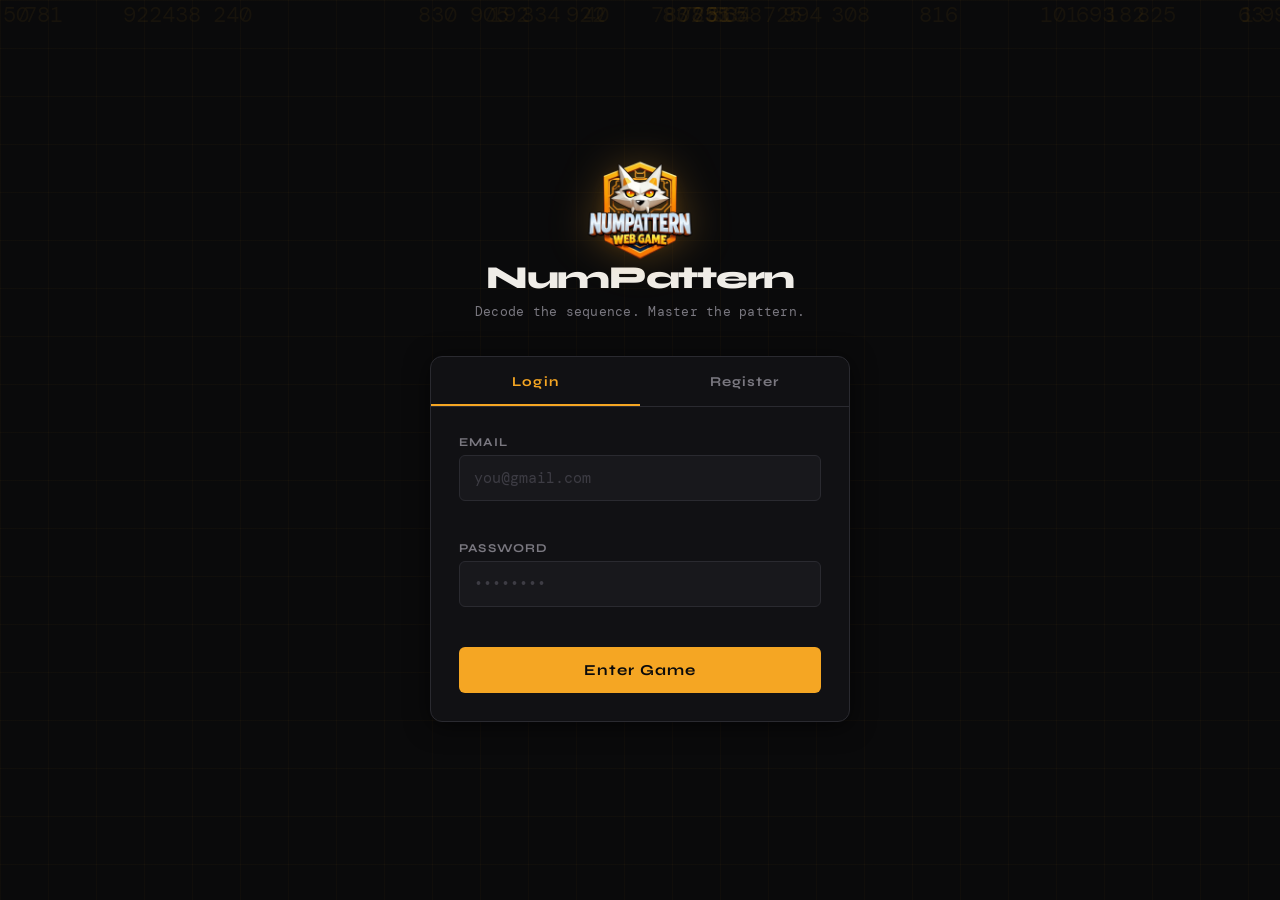
<file: frontend/index.html>
<!DOCTYPE html>
<html lang="en">
<head>
  <meta charset="UTF-8" />
  <meta name="viewport" content="width=device-width, initial-scale=1.0" />
  <title>NumPattern — Login</title>
  <link rel="preconnect" href="https://fonts.googleapis.com">
  <link href="https://fonts.googleapis.com/css2?family=Syne:wght@400;700;800&family=DM+Mono:wght@400;500&display=swap" rel="stylesheet">
  <link rel="stylesheet" href="css/style.css" />
</head>
<body class="auth-page">
  <div class="auth-bg">
    <div class="grid-overlay"></div>
    <div class="floating-numbers" id="floatingNumbers"></div>
  </div>

  <div class="auth-container">
    <div class="auth-brand">
      <div class="brand-logo">
        <img src="images/logo game.png" alt="NumPattern Logo" class="logo-image">
      </div>
      <h1 class="brand-name">NumPattern</h1>
      <p class="brand-tagline">Decode the sequence. Master the pattern.</p>
    </div>

    <div class="auth-card">
      <div class="auth-tabs">
        <button class="tab-btn active" data-tab="login">Login</button>
        <button class="tab-btn" data-tab="register">Register</button>
      </div>

      <!-- LOGIN FORM -->
      <div class="tab-content active" id="tab-login">
        <form id="loginForm" class="auth-form" novalidate>
          <div class="form-group">
            <label>Email</label>
            <input type="email" id="loginEmail" name="email" placeholder="you@gmail.com" required />
            <span class="field-error" id="loginEmailErr"></span>
          </div>
          <div class="form-group">
            <label>Password</label>
            <input type="password" id="loginPassword" name="password" placeholder="••••••••" required />
            <span class="field-error" id="loginPasswordErr"></span>
          </div>
          <div class="form-error" id="loginFormErr"></div>
          <button type="submit" class="btn-primary" id="loginBtn">
            <span class="btn-text">Enter Game</span>
            <span class="btn-loader hidden">▪ ▪ ▪</span>
          </button>
        </form>
      </div>

      <!-- REGISTER FORM -->
      <div class="tab-content" id="tab-register">
        <form id="registerForm" class="auth-form" novalidate>
          <div class="form-group">
            <label>Name</label>
            <input type="text" id="regName" name="name" placeholder="Your name" required />
            <span class="field-error" id="regNameErr"></span>
          </div>
          <div class="form-group">
            <label>Email</label>
            <input type="email" id="regEmail" name="email" placeholder="you@gmail.com" required />
            <span class="field-error" id="regEmailErr"></span>
          </div>
          <div class="form-group">
            <label>Password</label>
            <input type="password" id="regPassword" name="password" placeholder="Min 6 characters" required />
            <span class="field-error" id="regPasswordErr"></span>
          </div>
          <div class="form-group">
            <label>Confirm Password</label>
            <input type="password" id="regPasswordConfirm" name="password_confirmation" placeholder="Repeat password" required />
            <span class="field-error" id="regConfirmErr"></span>
          </div>
          <div class="form-error" id="regFormErr"></div>
          <button type="submit" class="btn-primary" id="registerBtn">
            <span class="btn-text">Create Account</span>
            <span class="btn-loader hidden">▪ ▪ ▪</span>
          </button>
        </form>
      </div>
    </div>
  </div>

  <script type="module" src="js/main.js"></script>
</body>
</html>
</file>
<file: frontend/css/style.css>
/* ============================================
   NUMPATTERN — GLOBAL STYLES
   Font: Syne (display) + DM Mono (code/numbers)
   Theme: Dark industrial with neon amber accent
   ============================================ */

:root {
  --bg: #0a0a0b;
  --surface: #111114;
  --surface-2: #18181c;
  --border: #2a2a30;
  --border-glow: #f5a623;
  --text: #f0ede8;
  --text-muted: #7a7880;
  --text-dim: #3d3c44;
  --accent: #f5a623;
  --accent-2: #ff5f3d;
  --accent-green: #39d98a;
  --accent-blue: #4a9eff;
  --danger: #ff3d3d;
  --font-display: 'Syne', sans-serif;
  --font-mono: 'DM Mono', monospace;
  --radius: 6px;
  --radius-lg: 12px;
  --shadow: 0 4px 24px rgba(0,0,0,0.6);
  --glow: 0 0 20px rgba(245,166,35,0.15);
}

*, *::before, *::after { box-sizing: border-box; margin: 0; padding: 0; }

html { scroll-behavior: smooth; }

body {
  font-family: var(--font-display);
  background: var(--bg);
  color: var(--text);
  min-height: 100vh;
  overflow-x: hidden;
  -webkit-font-smoothing: antialiased;
}

/* ── BACKGROUNDS ─────────────────────────── */
.auth-bg, .menu-bg, .game-bg {
  position: fixed;
  inset: 0;
  z-index: 0;
  pointer-events: none;
}

.grid-overlay {
  position: absolute;
  inset: 0;
  background-image:
    linear-gradient(rgba(245,166,35,0.03) 1px, transparent 1px),
    linear-gradient(90deg, rgba(245,166,35,0.03) 1px, transparent 1px);
  background-size: 48px 48px;
}

.floating-numbers {
  position: absolute;
  inset: 0;
  overflow: hidden;
}

.float-num {
  position: absolute;
  font-family: var(--font-mono);
  color: rgba(245,166,35,0.06);
  font-size: clamp(12px, 2vw, 22px);
  animation: floatUp 12s linear infinite;
  user-select: none;
}

@keyframes floatUp {
  from { transform: translateY(110vh) rotate(-5deg); opacity: 0; }
  10% { opacity: 1; }
  90% { opacity: 1; }
  to { transform: translateY(-10vh) rotate(5deg); opacity: 0; }
}

/* ── SHARED UTILITIES ─────────────────────── */
.hidden { display: none !important; }

.btn-primary {
  display: inline-flex;
  align-items: center;
  justify-content: center;
  gap: 8px;
  background: var(--accent);
  color: #0a0a0b;
  border: none;
  border-radius: var(--radius);
  font-family: var(--font-display);
  font-weight: 700;
  font-size: 0.95rem;
  letter-spacing: 0.06em;
  padding: 14px 28px;
  cursor: pointer;
  transition: all 0.2s;
  width: 100%;
}
.btn-primary:hover { background: #ffc04a; transform: translateY(-1px); }
.btn-primary:active { transform: translateY(0); }

.btn-ghost {
  background: transparent;
  color: var(--text-muted);
  border: 1px solid var(--border);
  border-radius: var(--radius);
  font-family: var(--font-display);
  font-size: 0.85rem;
  padding: 8px 18px;
  cursor: pointer;
  transition: all 0.2s;
}
.btn-ghost:hover { color: var(--text); border-color: var(--text-muted); }

.btn-ghost-sm {
  background: transparent;
  color: var(--text-muted);
  border: 1px solid var(--border);
  border-radius: var(--radius);
  font-family: var(--font-display);
  font-size: 0.8rem;
  padding: 6px 14px;
  cursor: pointer;
  transition: all 0.2s;
}
.btn-ghost-sm:hover { color: var(--text); border-color: var(--text-muted); }

.btn-loader { font-family: var(--font-mono); animation: blink 1s infinite; }
@keyframes blink { 0%,100% { opacity: 1; } 50% { opacity: 0.3; } }

/* ── AUTH PAGE ────────────────────────────── */
.auth-page {
  display: flex;
  align-items: center;
  justify-content: center;
  min-height: 100vh;
  padding: 24px;
}

.auth-container {
  position: relative;
  z-index: 1;
  width: 100%;
  max-width: 420px;
}

.auth-brand {
  text-align: center;
  margin-bottom: 36px;
}

.brand-logo {
  width: 64px;
  height: 64px;
  border: 2px solid var(--accent);
  border-radius: var(--radius);
  display: flex;
  align-items: center;
  justify-content: center;
  font-size: 1.6rem;
  font-weight: 800;
  margin: 0 auto 16px;
  letter-spacing: -2px;
  color: var(--text);
  box-shadow: var(--glow);
}
.brand-logo span { color: var(--accent); }

.brand-name {
  font-size: 2rem;
  font-weight: 800;
  letter-spacing: -0.04em;
}

.brand-tagline {
  font-size: 0.8rem;
  color: var(--text-muted);
  margin-top: 6px;
  font-family: var(--font-mono);
  letter-spacing: 0.02em;
}

.auth-card {
  background: var(--surface);
  border: 1px solid var(--border);
  border-radius: var(--radius-lg);
  overflow: hidden;
  box-shadow: var(--shadow);
}

.auth-tabs {
  display: flex;
  border-bottom: 1px solid var(--border);
}

.tab-btn {
  flex: 1;
  background: none;
  border: none;
  color: var(--text-muted);
  font-family: var(--font-display);
  font-weight: 700;
  font-size: 0.85rem;
  letter-spacing: 0.08em;
  padding: 16px;
  cursor: pointer;
  transition: all 0.2s;
  position: relative;
}
.tab-btn.active {
  color: var(--accent);
}
.tab-btn.active::after {
  content: '';
  position: absolute;
  bottom: 0; left: 0; right: 0;
  height: 2px;
  background: var(--accent);
}

.tab-content {
  display: none;
  padding: 28px;
}
.tab-content.active { display: block; }

.auth-form { display: flex; flex-direction: column; gap: 18px; }

.form-group {
  display: flex;
  flex-direction: column;
  gap: 6px;
}

.form-group label {
  font-size: 0.75rem;
  font-weight: 700;
  letter-spacing: 0.1em;
  color: var(--text-muted);
  text-transform: uppercase;
}

.form-group input {
  background: var(--surface-2);
  border: 1px solid var(--border);
  border-radius: var(--radius);
  color: var(--text);
  font-family: var(--font-mono);
  font-size: 0.95rem;
  padding: 12px 14px;
  transition: border-color 0.2s, box-shadow 0.2s;
  outline: none;
  width: 100%;
}
.form-group input:focus {
  border-color: var(--accent);
  box-shadow: 0 0 0 3px rgba(245,166,35,0.1);
}
.form-group input::placeholder { color: var(--text-dim); }

.field-error {
  font-family: var(--font-mono);
  font-size: 0.72rem;
  color: var(--danger);
  min-height: 16px;
}

.form-error {
  background: rgba(255,61,61,0.08);
  border: 1px solid rgba(255,61,61,0.3);
  border-radius: var(--radius);
  color: var(--danger);
  font-size: 0.8rem;
  font-family: var(--font-mono);
  padding: 10px 14px;
  display: none;
}
.form-error.show { display: block; }

/* ── HEADER ───────────────────────────────── */
.app-header {
  position: relative;
  z-index: 10;
  display: flex;
  align-items: center;
  justify-content: space-between;
  padding: 20px 32px;
  border-bottom: 1px solid var(--border);
}

.brand-small {
  font-size: 1.2rem;
  font-weight: 800;
  letter-spacing: -1px;
}
.brand-small span { color: var(--accent); }

.header-nav {
  display: flex;
  align-items: center;
  gap: 16px;
}

.user-greeting {
  font-size: 0.85rem;
  color: var(--text-muted);
}
.user-greeting strong { color: var(--text); }

/* ── MENU PAGE ────────────────────────────── */
.menu-page { display: flex; flex-direction: column; min-height: 100vh; }

.menu-main {
  position: relative;
  z-index: 1;
  max-width: 760px;
  margin: 0 auto;
  padding: 48px 24px 80px;
  display: flex;
  flex-direction: column;
  gap: 40px;
}

.menu-hero { text-align: center; }

.hero-label {
  font-family: var(--font-mono);
  font-size: 0.7rem;
  letter-spacing: 0.2em;
  color: var(--accent);
  margin-bottom: 16px;
}

.hero-title {
  font-size: clamp(3rem, 10vw, 5.5rem);
  font-weight: 800;
  line-height: 0.92;
  letter-spacing: -0.04em;
}
.hero-title em {
  font-style: normal;
  color: var(--accent);
}

.hero-sub {
  font-size: 0.95rem;
  color: var(--text-muted);
  max-width: 440px;
  margin: 20px auto 0;
  line-height: 1.65;
}

/* Stats strip */
.stats-strip {
  display: flex;
  align-items: center;
  justify-content: center;
  gap: 24px;
  background: var(--surface);
  border: 1px solid var(--border);
  border-radius: var(--radius-lg);
  padding: 20px 32px;
}

.stat-item {
  display: flex;
  flex-direction: column;
  align-items: center;
  gap: 4px;
}

.stat-val {
  font-family: var(--font-mono);
  font-size: 1.6rem;
  font-weight: 500;
  color: var(--accent);
}

.stat-lbl {
  font-size: 0.65rem;
  font-weight: 700;
  letter-spacing: 0.12em;
  text-transform: uppercase;
  color: var(--text-muted);
}

.stat-sep {
  color: var(--border);
  font-size: 1.2rem;
}

/* Difficulty */
.difficulty-panel {}

.panel-label {
  font-family: var(--font-mono);
  font-size: 0.7rem;
  letter-spacing: 0.18em;
  color: var(--text-muted);
  margin-bottom: 12px;
}

.diff-options {
  display: grid;
  grid-template-columns: repeat(3, 1fr);
  gap: 12px;
}

.diff-btn {
  display: flex;
  flex-direction: column;
  align-items: flex-start;
  gap: 6px;
  background: var(--surface);
  border: 1px solid var(--border);
  border-radius: var(--radius-lg);
  padding: 18px 16px;
  cursor: pointer;
  transition: all 0.2s;
  text-align: left;
  color: var(--text);
}
.diff-btn:hover {
  border-color: var(--text-muted);
  transform: translateY(-2px);
}
.diff-btn.active {
  border-color: var(--accent);
  background: rgba(245,166,35,0.05);
  box-shadow: var(--glow);
}

.diff-icon {
  font-size: 1.2rem;
  color: var(--accent);
}
.diff-name {
  font-weight: 700;
  font-size: 0.95rem;
}
.diff-desc {
  font-size: 0.72rem;
  color: var(--text-muted);
  font-family: var(--font-mono);
  line-height: 1.4;
}

/* Start button */
.btn-giant {
  display: flex;
  align-items: center;
  justify-content: center;
  gap: 16px;
  background: var(--accent);
  color: #0a0a0b;
  border: none;
  border-radius: var(--radius-lg);
  font-family: var(--font-display);
  font-weight: 800;
  font-size: 1.3rem;
  letter-spacing: 0.12em;
  padding: 22px;
  cursor: pointer;
  transition: all 0.25s;
  position: relative;
  overflow: hidden;
}
.btn-giant::before {
  content: '';
  position: absolute;
  inset: 0;
  background: linear-gradient(135deg, transparent 40%, rgba(255,255,255,0.1));
}
.btn-giant:hover {
  background: #ffc04a;
  transform: translateY(-3px);
  box-shadow: 0 12px 40px rgba(245,166,35,0.3);
}

.btn-arrow {
  font-size: 1.5rem;
  transition: transform 0.2s;
}
.btn-giant:hover .btn-arrow { transform: translateX(4px); }

/* Leaderboard */
.leaderboard-card {
  background: var(--surface);
  border: 1px solid var(--border);
  border-radius: var(--radius-lg);
  overflow: hidden;
}

.lb-header {
  display: flex;
  align-items: center;
  justify-content: space-between;
  padding: 16px 20px;
  border-bottom: 1px solid var(--border);
  font-weight: 700;
  font-size: 0.85rem;
  letter-spacing: 0.06em;
}

.lb-filter {
  display: flex;
  gap: 4px;
}
.lb-tab {
  background: none;
  border: 1px solid transparent;
  border-radius: 4px;
  color: var(--text-muted);
  font-family: var(--font-display);
  font-size: 0.72rem;
  font-weight: 700;
  letter-spacing: 0.06em;
  padding: 4px 10px;
  cursor: pointer;
  transition: all 0.15s;
}
.lb-tab:hover { color: var(--text); }
.lb-tab.active {
  background: rgba(245,166,35,0.1);
  border-color: var(--accent);
  color: var(--accent);
}

.lb-body { padding: 8px 0; min-height: 120px; }

.lb-row {
  display: grid;
  grid-template-columns: 36px 1fr auto auto;
  align-items: center;
  gap: 12px;
  padding: 10px 20px;
  transition: background 0.15s;
}
.lb-row:hover { background: var(--surface-2); }

.lb-rank {
  font-family: var(--font-mono);
  font-size: 0.8rem;
  color: var(--text-muted);
  font-weight: 500;
}
.lb-rank.gold { color: #ffd700; }
.lb-rank.silver { color: #c0c0c0; }
.lb-rank.bronze { color: #cd7f32; }

.lb-name {
  font-weight: 700;
  font-size: 0.9rem;
  white-space: nowrap;
  overflow: hidden;
  text-overflow: ellipsis;
}

.lb-diff-badge {
  font-family: var(--font-mono);
  font-size: 0.65rem;
  font-weight: 500;
  letter-spacing: 0.1em;
  padding: 2px 8px;
  border-radius: 100px;
  text-transform: uppercase;
}
.lb-diff-badge.easy { background: rgba(57,217,138,0.1); color: var(--accent-green); }
.lb-diff-badge.medium { background: rgba(74,158,255,0.1); color: var(--accent-blue); }
.lb-diff-badge.hard { background: rgba(255,95,61,0.1); color: var(--accent-2); }

.lb-score {
  font-family: var(--font-mono);
  font-size: 0.95rem;
  font-weight: 500;
  color: var(--accent);
  text-align: right;
}

.lb-loading, .lb-empty {
  padding: 32px;
  text-align: center;
  color: var(--text-muted);
  font-size: 0.85rem;
  font-family: var(--font-mono);
}

/* ── GAME PAGE ────────────────────────────── */
.game-page {
  display: flex;
  flex-direction: column;
  min-height: 100vh;
}

/* HUD */
.game-hud {
  position: relative;
  z-index: 10;
  display: grid;
  grid-template-columns: 1fr auto 1fr;
  align-items: center;
  padding: 16px 24px;
  border-bottom: 1px solid var(--border);
}

.hud-center { display: flex; justify-content: center; }
.hud-right { display: flex; justify-content: flex-end; }

/* Timer ring */
.timer-wrap {
  position: relative;
  width: 60px;
  height: 60px;
  display: flex;
  align-items: center;
  justify-content: center;
}

.timer-ring { position: absolute; inset: 0; transform: rotate(-90deg); }

.ring-bg {
  fill: none;
  stroke: var(--surface-2);
  stroke-width: 4;
}

.ring-progress {
  fill: none;
  stroke: var(--accent);
  stroke-width: 4;
  stroke-linecap: round;
  stroke-dasharray: 163.4; /* 2π × 26 */
  stroke-dashoffset: 0;
  transition: stroke-dashoffset 1s linear, stroke 0.5s;
}
.ring-progress.warning { stroke: var(--accent-2); }
.ring-progress.critical { stroke: var(--danger); }

.timer-val {
  font-family: var(--font-mono);
  font-size: 1.1rem;
  font-weight: 500;
  position: relative;
  z-index: 1;
}
.timer-val.warning { color: var(--accent-2); }
.timer-val.critical { color: var(--danger); animation: pulse 0.5s infinite; }

@keyframes pulse { 0%,100% { opacity: 1; } 50% { opacity: 0.5; } }

.hud-stat {
  display: flex;
  flex-direction: column;
  align-items: flex-end;
  gap: 2px;
}

.hs-val {
  font-family: var(--font-mono);
  font-size: 1.6rem;
  font-weight: 500;
  color: var(--accent);
  transition: all 0.3s;
}

.hs-lbl {
  font-size: 0.6rem;
  font-weight: 700;
  letter-spacing: 0.15em;
  color: var(--text-muted);
  text-transform: uppercase;
}

/* Lives */
.lives-bar {
  position: relative;
  z-index: 10;
  display: flex;
  align-items: center;
  justify-content: center;
  gap: 12px;
  padding: 12px;
}

.live-heart {
  font-size: 1.5rem;
  color: var(--danger);
  transition: all 0.3s;
  animation: heartPop 0.4s ease;
}
.live-heart.lost {
  color: var(--text-dim);
  transform: scale(0.7);
}

@keyframes heartPop {
  0% { transform: scale(0); }
  60% { transform: scale(1.2); }
  100% { transform: scale(1); }
}

.diff-badge {
  font-family: var(--font-mono);
  font-size: 0.65rem;
  font-weight: 500;
  letter-spacing: 0.12em;
  padding: 3px 10px;
  border-radius: 100px;
  border: 1px solid;
  text-transform: uppercase;
  margin-left: 8px;
}
.diff-badge.easy { border-color: var(--accent-green); color: var(--accent-green); }
.diff-badge.medium { border-color: var(--accent-blue); color: var(--accent-blue); }
.diff-badge.hard { border-color: var(--accent-2); color: var(--accent-2); }

/* Game area */
.game-area {
  position: relative;
  z-index: 1;
  flex: 1;
  display: flex;
  flex-direction: column;
  align-items: center;
  justify-content: center;
  gap: 32px;
  padding: 24px;
}

.pattern-display {
  width: 100%;
  max-width: 700px;
  background: var(--surface);
  border: 1px solid var(--border);
  border-radius: var(--radius-lg);
  padding: 40px 32px;
  text-align: center;
  min-height: 180px;
  display: flex;
  align-items: center;
  justify-content: center;
  flex-direction: column;
  transition: border-color 0.3s;
}
.pattern-display.correct { border-color: var(--accent-green); box-shadow: 0 0 20px rgba(57,217,138,0.1); }
.pattern-display.wrong { border-color: var(--danger); box-shadow: 0 0 20px rgba(255,61,61,0.1); }

.pattern-loading {
  font-family: var(--font-mono);
  color: var(--text-muted);
  font-size: 0.85rem;
}

.loading-dots::after {
  content: '';
  animation: dotdot 1.5s infinite;
}
@keyframes dotdot {
  0% { content: ''; }
  25% { content: '.'; }
  50% { content: '..'; }
  75% { content: '...'; }
}

.pattern-type-badge {
 font-family: var(--font-mono);
 font-size: 0.9rem;        
 font-weight: 600;          
 letter-spacing: 0.15em;
 color: var(--accent);      
 text-transform: uppercase;
 margin-bottom: 28px;
 padding: 8px 20px;        
 border: 2px solid var(--border-glow);  
 border-radius: 100px;
 display: inline-block;
 background: rgba(245, 166, 35, 0.08);
 box-shadow: var(--glow);
}

.sequence-row {
  display: flex;
  align-items: center;
  justify-content: center;
  flex-wrap: wrap;
  gap: 8px;
  margin-bottom: 20px;
}

.seq-num {
  font-family: var(--font-mono);
  font-size: clamp(1.4rem, 4vw, 2.4rem);
  font-weight: 500;
  color: var(--text);
  background: var(--surface-2);
  border: 1px solid var(--border);
  border-radius: var(--radius);
  padding: 10px 18px;
  animation: numPop 0.35s cubic-bezier(0.34,1.56,0.64,1) both;
}

.seq-sep {
  font-family: var(--font-mono);
  color: var(--text-muted);
  font-size: 1.2rem;
}

@keyframes numPop {
  from { transform: scale(0.5) translateY(20px); opacity: 0; }
  to { transform: scale(1) translateY(0); opacity: 1; }
}

.seq-answer-box {
  font-family: var(--font-mono);
  font-size: clamp(1.4rem, 4vw, 2.4rem);
  font-weight: 500;
  color: var(--accent);
  background: rgba(245, 166, 35, 0.08);
  border: 2px dashed var(--border-glow);
  border-radius: var(--radius);
  padding: 10px 18px;
  min-width: 60px;
  text-align: center;
  animation: placeholderPulse 2s ease-in-out infinite;
  display: inline-flex;
  align-items: center;
  justify-content: center;
  gap: 4px;
}

.seq-answer-box::before,
.seq-answer-box::after {
  content: '•';
  color: var(--accent);
  animation: dotFade 1.5s infinite;
}

.seq-answer-box::after {
  animation-delay: 0.3s;
}

@keyframes placeholderPulse {
  0%, 100% { 
    border-color: var(--border-glow); 
    box-shadow: 0 0 0 0 rgba(245, 166, 35, 0.2);
  }
  50% { 
    border-color: var(--accent); 
    box-shadow: 0 0 20px 4px rgba(245, 166, 35, 0.3);
  }
}

@keyframes dotFade {
  0%, 100% { opacity: 0.3; transform: scale(0.8); }
  50% { opacity: 1; transform: scale(1); }
}

.question-mark {
 font-family: var(--font-mono);
 font-size: clamp(1.5rem, 5vw, 2.8rem); 
 font-weight: 700;
 color: var(--accent);
 animation: questionPulse 2s ease infinite;
 text-align: center;
 line-height: 1.3;
 padding: 0 10px;
 display: none;
}

@keyframes questionPulse {
 0%, 100% { opacity: 1; transform: scale(1); }
 50% { opacity: 0.7; transform: scale(1.02); }
}

/* Answer panel */
.answer-panel {
  width: 100%;
  max-width: 500px;
  display: flex;
  flex-direction: column;
  gap: 12px;
  align-items: center;
}

.answer-hint {
 font-size: 1.1rem;        
 font-weight: 500;
 color: var(--text);       
 font-family: var(--font-mono);
 letter-spacing: 0.08em;
 text-align: center;
 margin-bottom: 8px;
}

.answer-input-wrap {
  display: flex;
  width: 100%;
  gap: 10px;
}

.answer-input {
  flex: 1;
  background: var(--surface);
  border: 2px solid var(--border);
  border-radius: var(--radius);
  color: var(--text);
  font-family: var(--font-mono);
  font-size: 1.4rem;
  font-weight: 500;
  padding: 14px 18px;
  text-align: center;
  outline: none;
  transition: border-color 0.2s, box-shadow 0.2s;
}
.answer-input:focus {
  border-color: var(--accent);
  box-shadow: 0 0 0 4px rgba(245,166,35,0.1);
}
.answer-input::-webkit-outer-spin-button,
.answer-input::-webkit-inner-spin-button { -webkit-appearance: none; }
.answer-input[type=number] { -moz-appearance: textfield; }

.btn-submit {
  background: var(--accent);
  color: #0a0a0b;
  border: none;
  border-radius: var(--radius);
  font-family: var(--font-display);
  font-weight: 800;
  font-size: 0.85rem;
  letter-spacing: 0.1em;
  padding: 14px 24px;
  cursor: pointer;
  transition: all 0.2s;
  white-space: nowrap;
}
.btn-submit:hover { background: #ffc04a; }
.btn-submit:disabled { opacity: 0.4; cursor: not-allowed; }

.answer-feedback {
  font-family: var(--font-mono);
  font-size: 1rem;
  font-weight: 500;
  padding: 10px 20px;
  border-radius: var(--radius);
  text-align: center;
  animation: feedbackPop 0.3s cubic-bezier(0.34,1.56,0.64,1);
}
.answer-feedback.correct {
  background: rgba(57,217,138,0.1);
  color: var(--accent-green);
  border: 1px solid rgba(57,217,138,0.3);
}
.answer-feedback.wrong {
  background: rgba(255,61,61,0.1);
  color: var(--danger);
  border: 1px solid rgba(255,61,61,0.3);
}
@keyframes feedbackPop {
  from { transform: scale(0.8); opacity: 0; }
  to { transform: scale(1); opacity: 1; }
}

.streak-display {
  font-family: var(--font-mono);
  font-size: 0.8rem;
  color: var(--text-muted);
  min-height: 24px;
  letter-spacing: 0.06em;
}

/* ── GAME OVER MODAL ──────────────────────── */
.modal-overlay {
  position: fixed;
  inset: 0;
  background: rgba(0,0,0,0.85);
  backdrop-filter: blur(8px);
  z-index: 100;
  display: flex;
  align-items: center;
  justify-content: center;
  padding: 24px;
}

.modal-card {
  background: var(--surface);
  border: 1px solid var(--border);
  border-radius: var(--radius-lg);
  padding: 40px;
  width: 100%;
  max-width: 380px;
  text-align: center;
  box-shadow: var(--shadow);
  animation: modalIn 0.4s cubic-bezier(0.34,1.56,0.64,1);
}
@keyframes modalIn {
  from { transform: scale(0.8) translateY(20px); opacity: 0; }
  to { transform: scale(1) translateY(0); opacity: 1; }
}

.modal-icon { font-size: 3rem; margin-bottom: 16px; }
.modal-title {
  font-size: 2rem;
  font-weight: 800;
  letter-spacing: -0.02em;
  margin-bottom: 24px;
}

.modal-score {
  display: flex;
  flex-direction: column;
  gap: 4px;
  margin-bottom: 12px;
}
.ms-label {
  font-size: 0.65rem;
  font-weight: 700;
  letter-spacing: 0.2em;
  color: var(--text-muted);
  text-transform: uppercase;
}
.ms-value {
  font-family: var(--font-mono);
  font-size: 4rem;
  font-weight: 500;
  color: var(--accent);
  line-height: 1;
}

.modal-difficulty {
  font-family: var(--font-mono);
  font-size: 0.75rem;
  color: var(--text-muted);
  letter-spacing: 0.1em;
  margin-bottom: 32px;
  text-transform: uppercase;
}

.modal-actions {
  display: flex;
  flex-direction: column;
  gap: 10px;
}

/* ── RESPONSIVE ───────────────────────────── */
@media (max-width: 600px) {
  .diff-options { grid-template-columns: 1fr; }
  .stats-strip { flex-direction: column; gap: 16px; }
  .stat-sep { display: none; }
  .game-hud { padding: 12px 16px; }
  .pattern-display { padding: 28px 20px; }
  .lb-row { grid-template-columns: 30px 1fr auto; }
  .lb-diff-badge { display: none; }
}

/* ── SCORE ANIMATION ──────────────────────── */
.score-bump {
  animation: scoreBump 0.4s cubic-bezier(0.34,1.56,0.64,1);
}
@keyframes scoreBump {
  0% { transform: scale(1); }
  50% { transform: scale(1.3); color: var(--accent-green); }
  100% { transform: scale(1); }
}

.score-drop {
  animation: scoreDrop 0.4s ease;
}
@keyframes scoreDrop {
  0% { transform: scale(1); }
  50% { transform: scale(0.85); color: var(--danger); }
  100% { transform: scale(1); }
}

/* Logo Styles */
.logo-image {
  width: 120px;
  height: auto;
  display: block;
  margin: 0 auto;
  filter: drop-shadow(0 0 20px rgba(245, 166, 35, 0.3));
  transition: transform 0.3s, filter 0.3s;
}

.logo-image:hover {
  transform: scale(1.05);
  filter: drop-shadow(0 0 30px rgba(245, 166, 35, 0.5));
}

.logo-small {
  width: 80px;
  height: auto;
  display: inline-block;
  vertical-align: middle;
}

.logo-hud {
  width: 60px;
  height: auto;
  margin-right: 12px;
  vertical-align: middle;
}

/* Responsive */
@media (max-width: 600px) {
  .logo-image {
    width: 100px;
  }
  .logo-small {
    width: 60px;
  }
  .logo-hud {
    width: 50px;
  }
}
</file>
